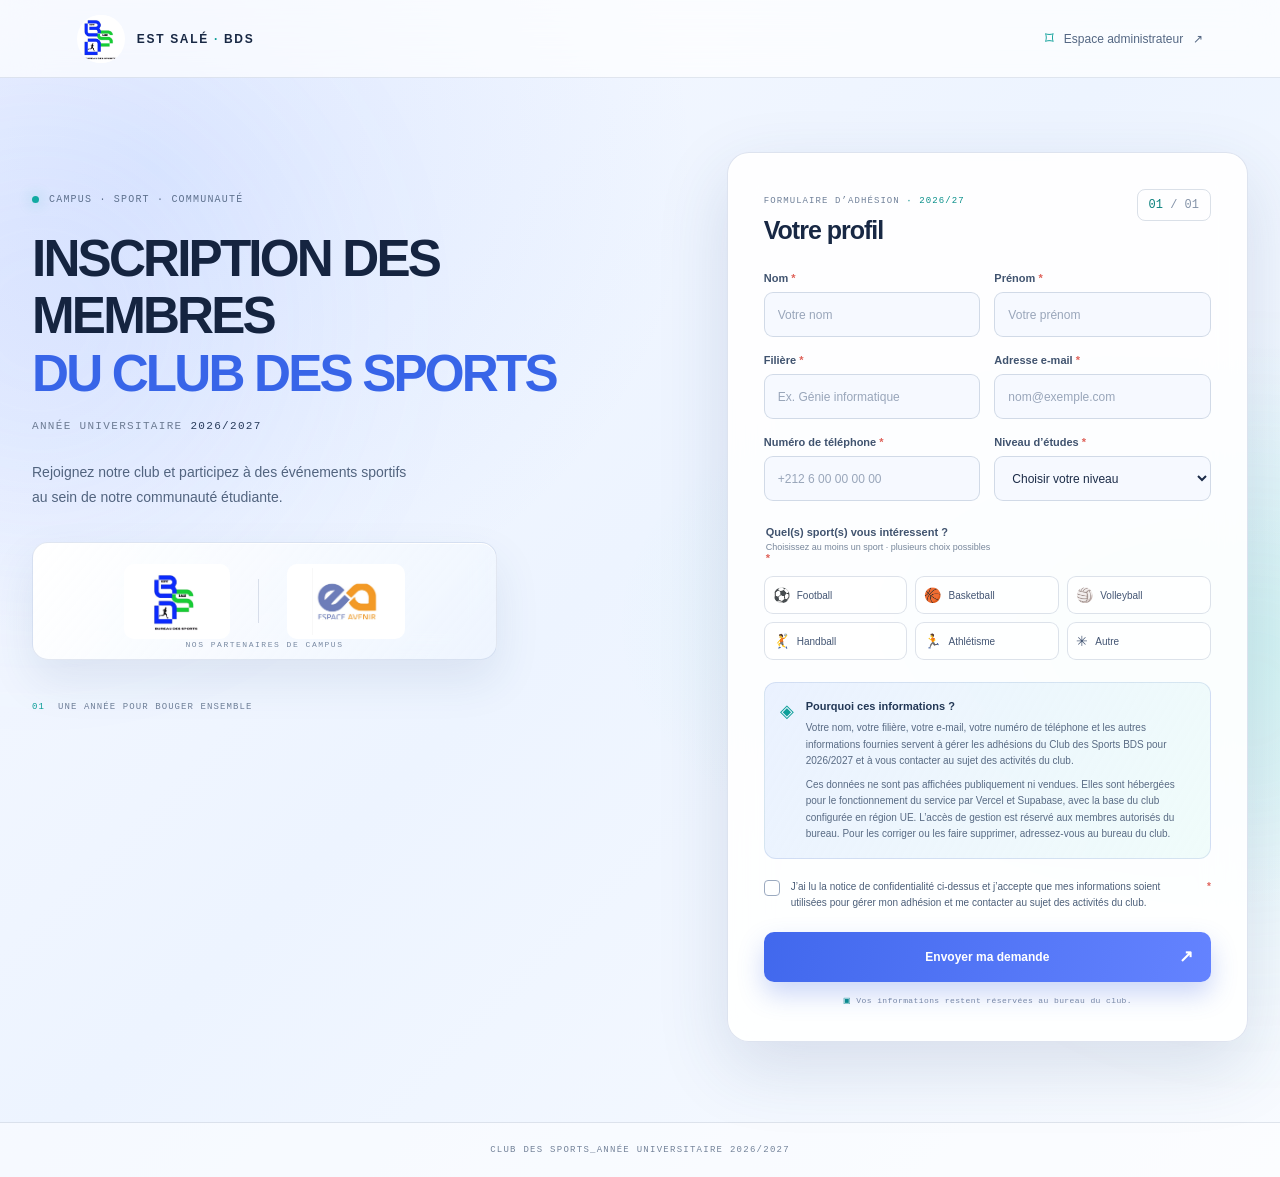
<file: index.html>
<!doctype html>
<html lang="fr">
<head>
  <meta charset="utf-8"><meta name="viewport" content="width=device-width, initial-scale=1">
  <meta name="theme-color" content="#071326"><meta name="description" content="Inscription au Bureau des Sports EST Salé — année universitaire 2026/2027.">
  <title>Inscription — Club des Sports EST Salé</title><link rel="stylesheet" href="styles.css"><link rel="stylesheet" href="theme.css">
</head>
<body>
  <div class="ambient ambient-one"></div><div class="ambient ambient-two"></div>
  <header class="topbar">
    <a class="brand" href="index.html"><img src="assets/bds-logo.png" alt="Bureau des Sports EST Salé"><span>EST SALÉ <i>·</i> BDS</span></a>
    <a class="admin-link" href="admin.html"><span class="lock">⌑</span> Espace administrateur <span aria-hidden="true">↗</span></a>
  </header>
  <main class="page-shell">
    <section class="intro">
      <div class="eyebrow"><span class="live-dot"></span> CAMPUS · SPORT · COMMUNAUTÉ</div>
      <h1>INSCRIPTION DES MEMBRES<br><span>DU CLUB DES SPORTS</span></h1>
      <p class="year">ANNÉE UNIVERSITAIRE <b>2026/2027</b></p>
      <p class="tagline">Rejoignez notre club et participez à des événements sportifs<br class="desktop"> au sein de notre communauté étudiante.</p>
      <div class="logo-row"><div class="logo-card"><img src="assets/bds-logo.png" alt="Logo Bureau des Sports EST Salé"></div><div class="logo-divider"></div><div class="logo-card avenir"><img src="assets/avenir-logo.png" alt="Logo Espace Avenir"></div><span class="logo-caption">NOS PARTENAIRES DE CAMPUS</span></div>
      <div class="side-note"><span>01</span> UNE ANNÉE POUR BOUGER ENSEMBLE</div>
    </section>
    <section class="form-card">
      <div class="card-heading"><div><span class="step-label">FORMULAIRE D’ADHÉSION <b>· 2026/27</b></span><h2>Votre profil</h2></div><div class="step-count">01 <span>/ 01</span></div></div>
      <div id="form-message" class="notice hidden" role="status"></div>
      <form id="registration-form">
        <div class="field-grid">
          <label class="field"><span>Nom</span><input name="lastName" autocomplete="family-name" placeholder="Votre nom" required maxlength="80"></label>
          <label class="field"><span>Prénom</span><input name="firstName" autocomplete="given-name" placeholder="Votre prénom" required maxlength="80"></label>
          <label class="field"><span>Filière</span><input name="program" placeholder="Ex. Génie informatique" required maxlength="120"></label>
          <label class="field"><span>Adresse e-mail</span><input name="email" type="email" autocomplete="email" placeholder="nom@exemple.com" required maxlength="160"></label>
          <label class="field"><span>Numéro de téléphone</span><input name="phone" type="tel" autocomplete="tel" placeholder="+212 6 00 00 00 00" required maxlength="30"></label>
          <label class="field"><span>Niveau d’études</span><select name="level" required><option value="" disabled selected>Choisir votre niveau</option><option>1ère année</option><option>2ème année</option><option>Bachelor</option></select></label>
        </div>
        <fieldset class="sports-field" required><legend>Quel(s) sport(s) vous intéressent ? <small>Choisissez au moins un sport · plusieurs choix possibles</small></legend><div class="sports-grid">
          <label class="sport"><input type="checkbox" name="sports" value="Football"><span>⚽</span>Football</label><label class="sport"><input type="checkbox" name="sports" value="Basketball"><span>🏀</span>Basketball</label><label class="sport"><input type="checkbox" name="sports" value="Volleyball"><span>🏐</span>Volleyball</label><label class="sport"><input type="checkbox" name="sports" value="Handball"><span>🤾</span>Handball</label><label class="sport"><input type="checkbox" name="sports" value="Athlétisme"><span>🏃</span>Athlétisme</label><label class="sport"><input type="checkbox" name="sports" value="Autre"><span>✳</span>Autre</label>
        </div></fieldset>
        <section class="privacy"><div class="privacy-icon">◈</div><div><h3>Pourquoi ces informations ?</h3><p>Votre nom, votre filière, votre e-mail, votre numéro de téléphone et les autres informations fournies servent à gérer les adhésions du Club des Sports BDS pour 2026/2027 et à vous contacter au sujet des activités du club.</p><p>Ces données ne sont pas affichées publiquement ni vendues. Elles sont hébergées pour le fonctionnement du service par Vercel et Supabase, avec la base du club configurée en région UE. L’accès de gestion est réservé aux membres autorisés du bureau. Pour les corriger ou les faire supprimer, adressez-vous au bureau du club.</p></div></section>
        <label class="consent"><input type="checkbox" name="consent" required><span class="checkmark"></span><span>J’ai lu la notice de confidentialité ci-dessus et j’accepte que mes informations soient utilisées pour gérer mon adhésion et me contacter au sujet des activités du club.</span></label>
        <button class="submit" type="submit"><span>Envoyer ma demande</span><span class="arrow">↗</span></button>
        <p class="form-footnote"><span>▣</span> Vos informations restent réservées au bureau du club.</p>
      </form>
    </section>
  </main>
  <footer>CLUB DES SPORTS_ANNÉE UNIVERSITAIRE 2026/2027</footer>
  <script src="api-app.js"></script>
</body></html>
</file>
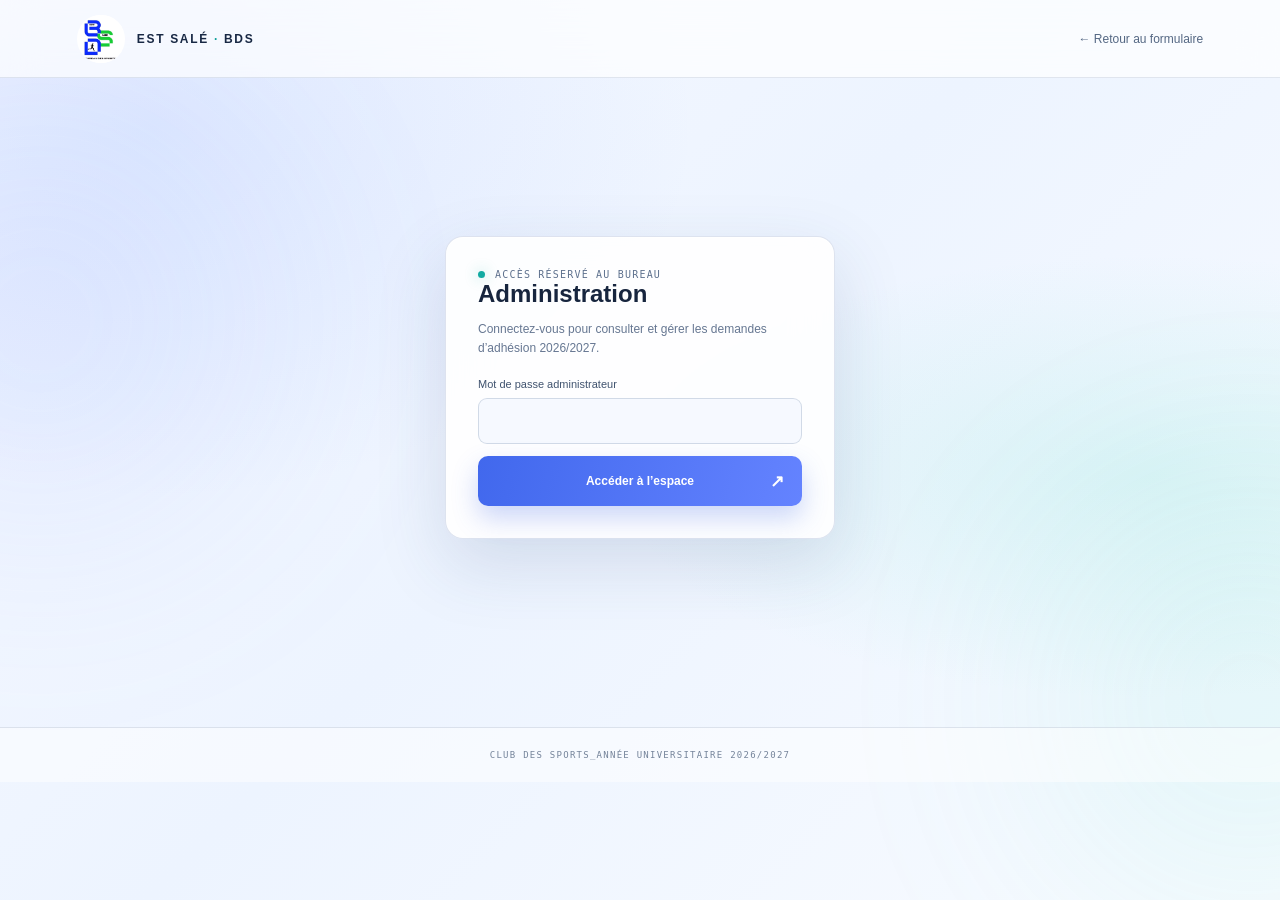
<file: admin.html>
<!doctype html><html lang="fr"><head><meta charset="utf-8"><meta name="viewport" content="width=device-width,initial-scale=1"><meta name="theme-color" content="#071326"><title>Administration — Club des Sports</title><link rel="stylesheet" href="styles.css"><link rel="stylesheet" href="theme.css"></head><body><div class="ambient ambient-one"></div><div class="ambient ambient-two"></div><header class="topbar"><a class="brand" href="index.html"><img src="assets/bds-logo.png" alt="Logo BDS"><span>EST SALÉ <i>·</i> BDS</span></a><a class="back-link" href="index.html">← Retour au formulaire</a></header><main class="admin-shell"><section id="login-view" class="login-box"><div class="eyebrow"><span class="live-dot"></span> ACCÈS RÉSERVÉ AU BUREAU</div><h2 class="login-title">Administration</h2><p>Connectez-vous pour consulter et gérer les demandes d’adhésion 2026/2027.</p><form id="login-form"><label for="admin-password">Mot de passe administrateur</label><input type="password" id="admin-password" required autocomplete="current-password"><div id="login-error" class="notice error hidden"></div><button class="submit" type="submit">Accéder à l’espace <span class="arrow">↗</span></button></form></section><section id="dashboard" class="hidden"><div class="admin-title"><div><div class="eyebrow"><span class="live-dot"></span> BUREAU DES SPORTS · EST SALÉ</div><h1>Gestion des membres</h1><p>Année universitaire 2026/2027 · Données centralisées dans la base SQLite</p></div><div class="admin-toolbar"><input class="admin-search" id="search" placeholder="Rechercher un membre…"><button class="btn primary" id="add-member">+ Ajouter un membre</button><button class="btn" id="export">Exporter CSV</button><button class="btn" id="logout">Déconnexion</button></div></div><div class="filters"><select id="status-filter" aria-label="Filtrer par statut"><option value="">Tous les statuts</option><option value="included">Inclus</option><option value="excluded">Exclus</option></select><select id="level-filter" aria-label="Filtrer par niveau"><option value="">Tous les niveaux</option><option>1ère année</option><option>2ème année</option><option>Bachelor</option></select><select id="sport-filter" aria-label="Filtrer par sport"><option value="">Tous les sports</option><option>Football</option><option>Basketball</option><option>Volleyball</option><option>Handball</option><option>Athlétisme</option><option>Autre</option></select><label>Du <input type="date" id="date-from"></label><label>Au <input type="date" id="date-to"></label><button class="btn" id="clear-filters">Effacer les filtres</button></div><div class="stats"><div class="stat"><span>TOTAL INSCRIPTIONS</span><strong id="total-count">0</strong></div><div class="stat"><span>MEMBRES INCLUS</span><strong id="included-count">0</strong></div><div class="stat"><span>MEMBRES EXCLUS</span><strong id="excluded-count">0</strong></div><div class="stat"><span>SPORTS SÉLECTIONNÉS</span><strong id="sports-count">0</strong></div></div><div class="table-wrap"><table><thead><tr><th>ÉTUDIANT</th><th>FILIÈRE / NIVEAU</th><th>CONTACT</th><th>SPORTS</th><th>INSCRIPTION</th><th>STATUT</th><th>ACTIONS</th></tr></thead><tbody id="members-body"></tbody></table><div id="empty-state" class="empty hidden">Aucun membre trouvé.</div></div></section></main><footer>CLUB DES SPORTS_ANNÉE UNIVERSITAIRE 2026/2027</footer><div id="modal-root"></div><script src="api-admin.js"></script></body></html>
</file>
<file: styles.css>
:root{--ink:#f4f7fc;--muted:#96a6bb;--line:rgba(177,199,225,.14);--blue:#6988ff;--cyan:#76e3dc;--bg:#071326;--panel:#0d1b30}*{box-sizing:border-box}html{min-height:100%;scroll-behavior:smooth}body{margin:0;background:var(--bg);color:var(--ink);font-family:Manrope,-apple-system,BlinkMacSystemFont,"Segoe UI",sans-serif;min-height:100vh;overflow-x:hidden}.ambient{position:fixed;border-radius:50%;filter:blur(100px);opacity:.16;pointer-events:none;z-index:-1}.ambient-one{width:440px;height:440px;background:#385dea;top:100px;left:-180px}.ambient-two{width:400px;height:400px;background:#1cbda8;right:-170px;bottom:0}.topbar{height:78px;padding:0 clamp(22px,6vw,88px);display:flex;align-items:center;justify-content:space-between;border-bottom:1px solid var(--line);position:relative;z-index:2}.brand{display:flex;align-items:center;gap:12px;color:var(--ink);text-decoration:none;font-size:12px;font-weight:800;letter-spacing:.14em}.brand img{width:48px;height:48px;object-fit:contain;border-radius:50%;background:#fff}.brand i{color:var(--cyan);font-style:normal}.admin-link{font-size:12px;color:#bfcbdb;text-decoration:none;display:flex;align-items:center;gap:10px;transition:color .2s}.admin-link:hover{color:var(--cyan)}.lock{font-size:17px;color:var(--cyan)}.page-shell{max-width:1320px;padding:74px 32px 80px;margin:auto;display:grid;grid-template-columns:minmax(0,1fr) minmax(470px,.88fr);gap:clamp(48px,8vw,122px);align-items:start}.intro{padding-top:42px;position:sticky;top:42px}.eyebrow,.step-label,.side-note,.logo-caption,.year,.form-footnote{font-family:"DM Mono",monospace;letter-spacing:.12em}.eyebrow{font-size:10px;color:#acbbd0;display:flex;align-items:center;gap:10px}.live-dot{height:7px;width:7px;background:var(--cyan);box-shadow:0 0 14px var(--cyan);border-radius:50%}h1{font-size:clamp(32px,4vw,53px);line-height:1.12;letter-spacing:-.055em;margin:25px 0 18px;font-weight:700}h1 span{color:var(--cyan)}.year{font-size:11px;color:#9caec4}.year b{color:#fff;font-weight:500}.tagline{font-size:14px;color:#c1ccdc;line-height:1.8;margin:28px 0 32px}.logo-row{width:min(100%,465px);height:118px;border:1px solid var(--line);border-radius:16px;background:linear-gradient(120deg,rgba(255,255,255,.065),rgba(255,255,255,.018));display:flex;align-items:center;justify-content:center;gap:28px;position:relative;box-shadow:0 20px 60px rgba(0,0,0,.14);backdrop-filter:blur(12px)}.logo-card{width:106px;height:75px;padding:4px;background:#fff;border-radius:10px;display:flex;align-items:center;justify-content:center;overflow:hidden}.logo-card img{width:100%;height:100%;object-fit:contain}.logo-card.avenir{width:118px}.logo-divider{height:44px;width:1px;background:var(--line)}.logo-caption{position:absolute;bottom:10px;font-size:8px;color:#8ca0b9;letter-spacing:.19em}.side-note{font-size:9px;color:#879bb4;margin-top:42px;display:flex;gap:13px;align-items:center}.side-note span{color:var(--cyan)}.form-card{background:linear-gradient(145deg,rgba(18,36,61,.96),rgba(10,24,43,.96));border:1px solid rgba(178,203,235,.18);border-radius:22px;padding:36px;box-shadow:0 35px 100px rgba(0,0,0,.36),inset 0 1px rgba(255,255,255,.05);backdrop-filter:blur(18px)}.card-heading{display:flex;justify-content:space-between;align-items:start;margin-bottom:27px}.step-label{font-size:9px;color:#9baec4}.step-label b{color:var(--cyan);font-weight:400}.card-heading h2{font-size:25px;letter-spacing:-.04em;margin:9px 0 0}.step-count{font:12px "DM Mono",monospace;color:var(--cyan);padding:8px 11px;border:1px solid var(--line);border-radius:8px}.step-count span{color:#74869e}.field-grid{display:grid;grid-template-columns:1fr 1fr;gap:17px 14px}.field{display:flex;flex-direction:column;gap:8px}.field>span,legend{font-size:11px;color:#c3cee0;font-weight:600}.field input,.field select,.admin-search,.edit-form input,.edit-form select{height:45px;width:100%;border:1px solid rgba(179,198,222,.17);border-radius:9px;background:rgba(3,13,27,.44);color:var(--ink);padding:0 13px;font:12px Manrope,sans-serif;outline:none;transition:border-color .2s,box-shadow .2s}.field input::placeholder{color:#697c94}.field input:focus,.field select:focus,.admin-search:focus,.edit-form input:focus,.edit-form select:focus{border-color:rgba(116,227,220,.68);box-shadow:0 0 0 3px rgba(116,227,220,.09)}select option{background:#0c1a2f;color:#fff}.sports-field{border:0;padding:0;margin:25px 0 22px}.sports-field legend{margin-bottom:12px}.sports-field legend small{display:block;color:#7f91a8;font-size:9px;font-weight:400;margin-top:4px}.sports-grid{display:grid;grid-template-columns:repeat(3,1fr);gap:8px}.sport{position:relative;display:flex;align-items:center;gap:7px;padding:10px 8px;border-radius:9px;border:1px solid var(--line);font-size:10px;color:#c4d0df;cursor:pointer;transition:.18s}.sport:hover{border-color:#5571a6}.sport input{position:absolute;opacity:0}.sport span{font-size:14px}.sport:has(input:checked){border-color:var(--cyan);background:rgba(118,227,220,.08);color:#f6ffff}.privacy{padding:15px;display:flex;gap:12px;border:1px solid rgba(111,137,196,.22);background:rgba(66,93,148,.09);border-radius:12px}.privacy-icon{color:var(--cyan);font-size:18px;padding-top:2px}.privacy h3{font-size:11px;margin:2px 0 8px}.privacy p{font-size:10px;color:#aab9cc;line-height:1.65;margin:0 0 7px}.privacy p:last-child{margin-bottom:0}.consent{display:flex;align-items:flex-start;gap:11px;margin:20px 0;color:#c1cede;font-size:10px;line-height:1.65;cursor:pointer}.consent input{position:absolute;opacity:0}.checkmark{flex:none;width:16px;height:16px;margin-top:1px;border:1px solid #697d98;border-radius:4px;position:relative}.consent input:checked+.checkmark{background:var(--cyan);border-color:var(--cyan)}.consent input:checked+.checkmark:after{content:"✓";position:absolute;color:#061626;font-size:12px;font-weight:800;left:2px;top:-2px}.consent input:focus-visible+.checkmark{outline:2px solid white;outline-offset:2px}.submit{height:50px;width:100%;border:0;border-radius:10px;background:linear-gradient(105deg,#6f88ff,#7b9aff);color:#06142c;font-size:12px;font-weight:800;display:flex;justify-content:center;align-items:center;position:relative;cursor:pointer;box-shadow:0 12px 28px rgba(78,108,231,.25);transition:transform .2s,filter .2s}.submit:hover{transform:translateY(-2px);filter:brightness(1.08)}.submit:disabled{opacity:.6;cursor:wait}.submit .arrow{position:absolute;right:18px;font-size:17px}.form-footnote{text-align:center;color:#8497b0;font-size:8px;letter-spacing:.05em;margin:14px 0 0}.form-footnote span{color:var(--cyan)}footer{text-align:center;border-top:1px solid var(--line);padding:22px 12px;color:#8192a7;font:9px "DM Mono",monospace;letter-spacing:.14em}.notice{margin:-10px 0 20px;padding:12px 14px;border-radius:9px;font-size:12px;line-height:1.6}.notice.success{color:#bbfff3;background:rgba(58,190,163,.12);border:1px solid rgba(100,228,207,.25)}.notice.error{color:#ffd4d1;background:rgba(255,90,85,.1);border:1px solid rgba(255,115,105,.24)}.hidden{display:none!important}
/* Admin */
.admin-shell{max-width:1400px;margin:auto;padding:50px 32px 80px}.admin-top{display:flex;justify-content:space-between;align-items:center;margin-bottom:26px}.back-link{font-size:12px;color:#aebed1;text-decoration:none}.admin-title{display:flex;justify-content:space-between;align-items:end;margin-bottom:27px}.admin-title h1{font-size:34px;margin:10px 0}.admin-title p{font-size:12px;color:var(--muted);margin:0}.admin-toolbar{display:flex;gap:10px;align-items:center}.admin-search{width:250px}.btn{border:1px solid var(--line);border-radius:9px;background:rgba(255,255,255,.04);color:#dce6f3;padding:11px 14px;font:11px Manrope,sans-serif;text-decoration:none;cursor:pointer}.btn:hover{border-color:#839de2}.btn.primary{background:#7088ff;color:#09152a;border:0;font-weight:800}.stats{display:grid;grid-template-columns:repeat(4,1fr);gap:13px;margin-bottom:20px}.stat{border:1px solid var(--line);border-radius:13px;padding:17px 19px;background:rgba(255,255,255,.025)}.stat span{font:9px "DM Mono",monospace;color:#93a5bd;letter-spacing:.1em}.stat strong{display:block;font-size:25px;margin-top:8px}.table-wrap{overflow-x:auto;border:1px solid var(--line);border-radius:14px;background:rgba(10,24,43,.78)}table{width:100%;border-collapse:collapse;min-width:950px}th{text-align:left;color:#8fa1b9;font:9px "DM Mono",monospace;letter-spacing:.09em;padding:14px 13px;border-bottom:1px solid var(--line)}td{font-size:11px;color:#d7e1ed;padding:14px 13px;border-bottom:1px solid rgba(177,199,225,.08);vertical-align:middle}tr:last-child td{border:0}.status{display:inline-flex;padding:5px 8px;border-radius:20px;font-size:9px;background:rgba(83,210,171,.1);color:#8bf0cf}.status.excluded{background:rgba(255,137,125,.1);color:#ffaaa0}.actions{display:flex;gap:5px}.actions button{font-size:9px;padding:7px 8px}.empty{text-align:center;padding:50px;color:#90a3ba;font-size:12px}.login-box{max-width:390px;margin:12vh auto;padding:32px;border:1px solid var(--line);border-radius:18px;background:var(--panel)}.login-box h2{margin:0 0 8px}.login-box p{color:var(--muted);font-size:12px;line-height:1.6}.login-box label{display:block;font-size:11px;margin:20px 0 8px}.login-box input{width:100%;height:46px;padding:0 13px;border:1px solid var(--line);border-radius:9px;background:#061226;color:white;font-size:13px;margin-bottom:12px}.modal{position:fixed;inset:0;background:rgba(2,8,17,.78);display:grid;place-items:center;padding:20px;z-index:10}.modal-box{width:min(760px,100%);max-height:88vh;overflow:auto;background:#102039;border:1px solid var(--line);border-radius:18px;padding:25px;box-shadow:0 30px 90px #0008}.modal-head{display:flex;justify-content:space-between;align-items:center;margin-bottom:20px}.modal-head h2{font-size:19px;margin:0}.edit-form{display:grid;grid-template-columns:1fr 1fr;gap:14px}.edit-form label{font-size:10px;color:#b8c6d7;display:flex;flex-direction:column;gap:7px}.edit-form .wide{grid-column:1/-1}.edit-form .sport-edit{display:flex;flex-wrap:wrap;gap:10px}.edit-form .sport-edit label{display:block}.modal-buttons{grid-column:1/-1;display:flex;justify-content:flex-end;gap:8px;margin-top:7px}@media(max-width:950px){.page-shell{grid-template-columns:1fr;max-width:700px;gap:30px;padding-top:35px}.intro{position:static;padding-top:0}.side-note{display:none}.logo-row{margin-bottom:4px}.form-card{padding:28px}.admin-shell{padding:30px 20px 60px}}@media(max-width:580px){.topbar{height:66px;padding:0 18px}.brand{font-size:10px}.brand img{height:40px;width:40px}.admin-link{font-size:10px;gap:5px}.page-shell{padding:28px 16px 45px}h1{font-size:32px}.tagline{font-size:12px;margin:20px 0}.desktop{display:none}.form-card{padding:21px 17px;border-radius:17px}.field-grid{grid-template-columns:1fr;gap:13px}.sports-grid{grid-template-columns:repeat(2,1fr)}.sports-field{margin:22px 0 17px}.privacy{padding:12px}.admin-shell{padding:22px 13px 50px}.admin-title{display:block}.admin-title h1{font-size:28px}.admin-toolbar{margin-top:18px;flex-wrap:wrap}.admin-search{width:100%;flex-basis:100%}.stats{grid-template-columns:1fr 1fr;gap:8px}.stat{padding:13px}.stat strong{font-size:21px}.edit-form{grid-template-columns:1fr}.edit-form .wide{grid-column:auto}}
</file>
<file: theme.css>
:root{--ink:#17253e;--muted:#667792;--line:rgba(35,65,112,.14);--blue:#4568ee;--cyan:#0c9f99;--bg:#f3f7ff;--panel:#fff}
body{background:radial-gradient(ellipse at 12% 14%,rgba(107,152,255,.16),transparent 34%),radial-gradient(ellipse at 90% 53%,rgba(81,219,194,.15),transparent 33%),linear-gradient(135deg,#f7f9ff,#edf4ff 48%,#f8fbff);color:var(--ink)}.ambient{opacity:.12;filter:blur(120px)}.ambient-one{background:#80a0ff}.ambient-two{background:#55ddc8}
.topbar{border-color:rgba(35,65,112,.12);background:rgba(255,255,255,.68);backdrop-filter:blur(18px)}.brand{color:#182844}.admin-link,.back-link{color:#546783}.admin-link:hover{color:#078d89}.eyebrow{color:#5e718e}.live-dot{background:#12aaa2;box-shadow:0 0 14px rgba(18,170,162,.45)}h1{color:#152440}h1 span{color:#3865e8}.year{color:#6d7c94}.year b{color:#293c5c}.tagline{color:#52647f}.side-note{color:#71819a}.side-note span{color:#0c9f99}
.logo-row{background:linear-gradient(130deg,#fff,rgba(238,245,255,.8));border-color:rgba(74,105,169,.16);box-shadow:0 20px 45px rgba(44,74,128,.1),inset 0 1px #fff}.logo-caption{color:#7889a2}.logo-divider{background:rgba(35,65,112,.15)}.form-card,.login-box{background:rgba(255,255,255,.9);border-color:rgba(89,117,173,.2);box-shadow:0 25px 70px rgba(46,73,123,.15),inset 0 1px #fff;backdrop-filter:blur(20px)}.step-label{color:#71819a}.step-label b{color:#098f8a}.card-heading h2{color:#182844}.step-count{color:#087f7c;border-color:rgba(35,65,112,.16)}.step-count span{color:#8492a8}
.field>span,legend{color:#40536f}.field input,.field select,.admin-search,.edit-form input,.edit-form select,.login-box input{background:rgba(246,249,255,.9);border-color:rgba(48,77,124,.18);color:#1c2c48}.field input::placeholder{color:#99a6ba}.field input:focus,.field select:focus,.admin-search:focus,.edit-form input:focus,.edit-form select:focus{border-color:rgba(12,159,153,.7);box-shadow:0 0 0 3px rgba(12,159,153,.1)}select option{background:#fff;color:#17253e}.field>span:after{content:" *";color:#df625a;font-weight:800}.sports-field legend small{color:#77869b}.sport{border-color:rgba(48,77,124,.16);background:rgba(255,255,255,.68);color:#435573}.sport:hover{border-color:#7894df}.sport:has(input:checked){border-color:#0c9f99;background:linear-gradient(135deg,rgba(12,159,153,.1),rgba(70,110,239,.08));color:#183b59;box-shadow:0 4px 12px rgba(12,159,153,.08)}
.privacy{border-color:rgba(76,110,183,.16);background:linear-gradient(120deg,rgba(229,238,255,.8),rgba(230,250,247,.56))}.privacy-icon{color:#0c9f99}.privacy h3{color:#233856}.privacy p{color:#596b84}.consent{color:#4c5f79}.checkmark{border-color:#9baac0}.consent input:checked+.checkmark{background:#0caaa1;border-color:#0caaa1}.consent input:checked+.checkmark:after{color:#fff}.submit{background:linear-gradient(105deg,#4168ed,#6483ff);color:white;box-shadow:0 12px 26px rgba(68,102,228,.27)}.submit:hover{filter:brightness(1.04)}.form-footnote{color:#7888a0}.form-footnote span{color:#078e89}footer{border-color:rgba(35,65,112,.13);color:#74839a;background:rgba(255,255,255,.48)}.notice.success{color:#17685e;background:#e5f8f2;border-color:#b8e8d9}.notice.error{color:#9d3533;background:#fff0ef;border-color:#f1c9c5}
.admin-title p{color:#667792}.admin-title h1{color:#172743}.admin-search::placeholder{color:#8795aa}.btn{background:rgba(255,255,255,.8);border-color:rgba(48,77,124,.18);color:#3d506e}.btn:hover{border-color:#8298d1;background:#fff}.btn.primary{background:linear-gradient(105deg,#4168ed,#6483ff);color:#fff}.stat{background:rgba(255,255,255,.78);border-color:rgba(48,77,124,.14);box-shadow:0 8px 24px rgba(46,73,123,.06)}.stat span{color:#72829a}.stat strong{color:#1b2c49}.table-wrap{background:rgba(255,255,255,.9);border-color:rgba(48,77,124,.14);box-shadow:0 16px 38px rgba(46,73,123,.08)}th{color:#71819a;border-color:rgba(48,77,124,.12)}td{color:#293c58;border-color:rgba(48,77,124,.08)}.status{background:#e4f6ef;color:#19745c}.status.excluded{background:#fff0ed;color:#a64c42}.empty{color:#77869b}.login-box p{color:#667792}.login-box label{color:#40536f}.modal{background:rgba(17,32,58,.5)}.modal-box{background:#fff;border-color:rgba(48,77,124,.2);box-shadow:0 30px 90px rgba(20,40,77,.24)}.modal-head h2{color:#1b2c49}.edit-form label{color:#536681}.readonly-year{height:45px;display:flex;align-items:center;padding:0 13px;border-radius:9px;border:1px solid rgba(48,77,124,.14);background:#f4f7fc;color:#536681}.edit-form .sport-edit label{color:#435573}
.sports-field legend:after,.consent:after{content:" *";color:#df625a;font-weight:800}.sport-edit input{accent-color:#0c9f99}
.filters{display:flex;flex-wrap:wrap;gap:9px;align-items:center;margin:-12px 0 19px;padding:13px;border:1px solid rgba(48,77,124,.12);background:rgba(255,255,255,.55);border-radius:12px}.filters select,.filters input{height:38px;border:1px solid rgba(48,77,124,.17);border-radius:8px;background:#fff;color:#40536f;padding:0 10px;font:11px Manrope,sans-serif}.filters label{display:flex;align-items:center;gap:6px;color:#61738e;font-size:10px}.filters .btn{padding:9px 11px}.admin-toolbar{flex-wrap:wrap}.edit-form .wide>span input{accent-color:#0c9f99}
.login-title{margin-top:18px}.table-sub{color:#718198}.sport-help{font-size:10px;color:#718198}
</file>
